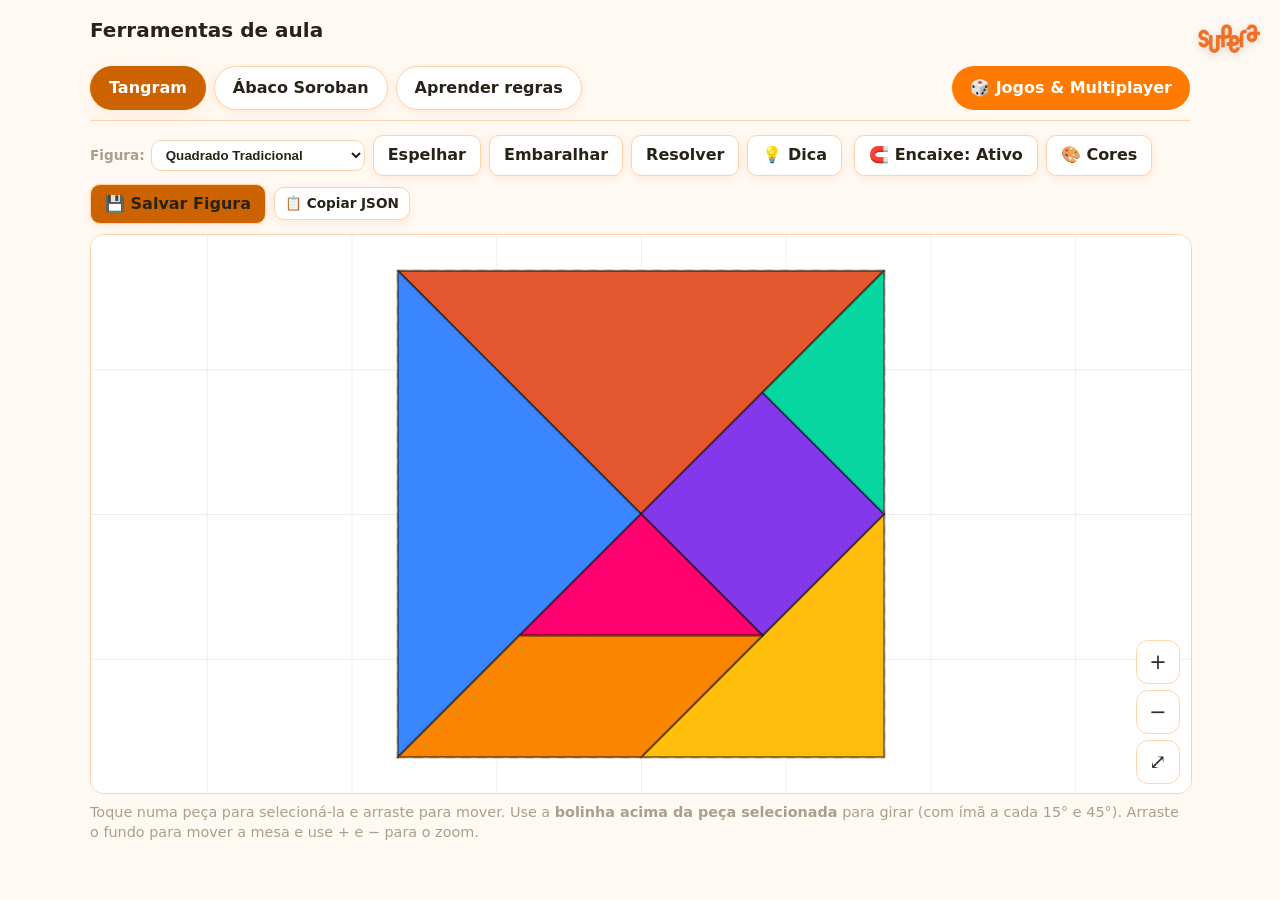
<file: index.html>
<!DOCTYPE html>
<html lang="pt-BR">
<head>
<meta charset="utf-8">
<meta name="viewport" content="width=device-width, initial-scale=1, viewport-fit=cover">
<meta name="description" content="Ferramentas de apoio para aulas online: Tangram interativo e Ábaco Soroban.">
<link rel="icon" href="data:image/svg+xml,%3Csvg xmlns='http://www.w3.org/2000/svg' viewBox='0 0 100 100'%3E%3Ctext y='.9em' font-size='90'%3E%F0%9F%A7%AE%3C/text%3E%3C/svg%3E">
<title>Ferramentas de Aula</title>
<link rel="stylesheet" href="css/style.css">
</head>
<body>
<img src="logo-supera.png" alt="Supera" class="logo-supera">
<main>
<h1>Ferramentas de aula</h1>
<nav>
<button class="on" data-t="tangram">Tangram</button>
<button data-t="soroban">Ábaco Soroban</button>
<button data-t="aprender">Aprender regras</button>
<a href="jogos.html" style="text-decoration:none; display:inline-flex; align-items:center; padding:10px 18px; border-radius:999px; background:var(--acc); color:#fff; font-weight:600; margin-left:auto;">🎲 Jogos & Multiplayer</a>
</nav>

<section id="tangram">
<div class="bar" style="align-items:center;">
  <div style="display:flex; align-items:center; gap:6px;">
    <span style="font-size:0.85rem; font-weight:700; color:var(--mut);">Figura:</span>
    <select id="tg-select-figura" style="padding:6px 10px; border-radius:10px; border:1px solid var(--line); background:var(--card); color:var(--ink); font-weight:600; cursor:pointer;">
      <option value="livre">Mesa Livre (Sem contorno)</option>
      <optgroup label="Padrão">
        <option value="quadrado" selected>Quadrado Tradicional</option>
      </optgroup>
      <optgroup label="Minhas Figuras Salvas" id="tg-optgroup-salvas"></optgroup>
    </select>
  </div>
  <button class="btn" id="tf">Espelhar</button>
  <button class="btn" id="tm">Embaralhar</button>
  <button class="btn" id="tz">Resolver</button>
  <button class="btn" id="tdica">💡 Dica</button>
  <button class="btn" id="tsnap" style="margin-left:4px;">🧲 Encaixe: Ativo</button>
  <button class="btn" id="tresetcolors">🎨 Cores</button>
  <button class="btn" id="tsavefig" style="background:var(--acc-dark);" title="Salvar a montagem da mesa como um novo contorno">💾 Salvar Figura</button>
  <button class="btn" id="tcopyjson" style="padding:6px 10px; font-size:0.85rem;" title="Copiar código JSON da figura atual para compartilhar">📋 Copiar JSON</button>
  <span class="badge" id="ang" style="display:none; margin-left:auto; font-size:0.95rem;">0°</span>
</div>
<div class="wrap">
<div id="tg-palette" class="tg-palette" style="display:none;">
  <span style="font-size:0.75rem; font-weight:700; color:var(--mut); margin-right:2px;">COR:</span>
  <div id="tg-swatches" style="display:flex; gap:6px; align-items:center;"></div>
  <div class="tg-color-input-wrap" title="Cor personalizada">
    <input type="color" id="tg-custom-color" class="tg-color-input">
  </div>
</div>
<svg id="tg"><defs><pattern id="gd" width="100" height="100" patternUnits="userSpaceOnUse"><path d="M100 0H0V100" fill="none" stroke="currentColor" stroke-opacity=".1"/></pattern></defs><rect width="2000" height="1400" fill="var(--card)"/><rect width="2000" height="1400" fill="url(#gd)"/></svg>
<div class="zoom">
<button id="zi" aria-label="Aumentar zoom">+</button>
<button id="zo" aria-label="Diminuir zoom">−</button>
<button id="zf" aria-label="Centralizar">⤢</button>
</div>
</div>
<p class="hint">Toque numa peça para selecioná-la e arraste para mover. Use a <b>bolinha acima da peça selecionada</b> para girar (com ímã a cada 15° e 45°). Arraste o fundo para mover a mesa e use + e − para o zoom.</p>
</section>

<section id="soroban" hidden>
<!-- Seletor de Modo do Ábaco -->
<div class="chips" id="soroban-mode" style="margin-bottom:12px;">
  <button class="on" id="btn-mode-livre">Ábaco Livre</button>
  <button id="btn-mode-resolver">Resolver Conta</button>
</div>

<!-- Modo Ábaco Livre -->
<div id="area-soroban-livre">
  <div class="bar">
    <button class="btn" id="zr">Zerar</button>
    <input type="text" id="num" placeholder="ex.: 1234,56" inputmode="decimal">
    <button class="btn" id="go">Mostrar número</button>
    <div class="tot">Valor: <b id="tot">0</b></div>
  </div>
  <svg id="sb" viewBox="0 0 1000 410"></svg>
  <p class="hint">Clique nas contas para movê-las. Cada conta de baixo vale 1 e a de cima vale 5. A coluna da Unidade é a 6ª da direita; as 5 últimas colunas são as casas decimais.</p>
</div>

<!-- Modo Resolver Conta -->
<div id="area-soroban-resolver" style="display:none;">
  <div class="bar" style="align-items:center;">
    <input type="text" id="solver-input" placeholder="ex.: 125 + 48 − 17, 256 × 14 ou 276 ÷ 12" style="width:260px; font-weight:600;">
    <button class="btn" id="solver-btn">Resolver</button>
    <div style="margin-left:auto; display:flex; gap:6px; flex-wrap:wrap;">
      <button class="btn" style="padding:6px 10px; font-size:0.85rem;" onclick="preencherExemplo('7 + 6')">7 + 6</button>
      <button class="btn" style="padding:6px 10px; font-size:0.85rem;" onclick="preencherExemplo('125 + 48 - 17')">125 + 48 − 17</button>
      <button class="btn" style="padding:6px 10px; font-size:0.85rem;" onclick="preencherExemplo('256 * 14')">256 × 14</button>
      <button class="btn" style="padding:6px 10px; font-size:0.85rem;" onclick="preencherExemplo('276 / 12')">276 ÷ 12</button>
      <button class="btn" style="padding:6px 10px; font-size:0.85rem;" onclick="preencherExemplo('1425 / 19')">1425 ÷ 19</button>
      <button class="btn" style="padding:6px 10px; font-size:0.85rem;" onclick="preencherExemplo('2829 / 123')">2829 ÷ 123</button>
      <button class="btn" style="padding:6px 10px; font-size:0.85rem;" onclick="preencherExemplo('96 / 4')">96 ÷ 4</button>
      <button class="btn" style="padding:6px 10px; font-size:0.85rem;" onclick="preencherExemplo('95 / 4')">95 ÷ 4</button>
    </div>
  </div>

  <!-- Faixa de Tags das Regras -->
  <div id="solver-tags" style="min-height:28px; margin-bottom:8px;"></div>

  <div class="solver-layout">
    <div>
      <svg id="sb-solver" viewBox="0 0 1000 410"></svg>
      <div class="step" id="solver-step-text" style="margin-top:12px;">Digite uma conta ou selecione um exemplo acima para acompanhar a resolução passo a passo.</div>
      <div class="bar" style="margin-top:10px;">
        <button class="btn" id="sol-first">⏮ Início</button>
        <button class="btn" id="sol-prev">◀ Voltar</button>
        <button class="btn" id="sol-play">▶ Tocar</button>
        <button class="btn" id="sol-next">Próximo ▶</button>
        <button class="btn" id="sol-last">Fim ⏭</button>
        <span class="hint" id="sol-step-count" style="margin-left:auto;"></span>
      </div>
    </div>

    <!-- Painel Lateral da Conta -->
    <div class="panel-conta">
      <h3 style="font-size:1.05rem; margin-bottom:8px;">Conta em Andamento</h3>
      <div id="panel-operacao" style="font-size:1.35rem; font-weight:700; color:var(--acc); margin-bottom:8px;">—</div>
      <hr style="border:none; border-top:1px solid var(--line); margin:10px 0;">
      <div>Resultado Parcial: <b id="panel-parcial" style="font-size:1.2rem; color:var(--ink);">—</b></div>
      <div style="margin-top:12px; font-size:0.85rem; color:var(--mut);">
        Operando da esquerda para a direita conforme o método do Supera.
      </div>
    </div>
  </div>
</div>
</section>

<section id="aprender" hidden>
<div class="chips" id="lm" style="margin-bottom:10px;"><button class="on">Aula</button><button>Praticar</button></div>
<div class="drawer-container">
  <button class="drawer-toggle" id="toggle-drawer">📚 Módulo: Base 5 <span>▼</span></button>
  <div class="drawer-content" id="drawer-content" style="display:none;">
    <div class="chips" id="ls" style="margin-bottom:0;"></div>
  </div>
</div>
<div class="rule" id="lr"></div>
<svg id="lb"></svg>
<div class="step" id="lt"></div>
<div class="bar" id="lbar">
<button class="btn" id="lv">◀ Voltar</button>
<button class="btn" id="ln">Próximo ▶</button>
<button class="btn" id="lp">▶ Tocar</button>
<button class="btn" id="lz">↺ Repetir</button>
<span class="hint" id="lc"></span>
</div>
<div id="pn" style="display:none">
<div class="step" id="pp"></div>
<div class="chips" id="po"></div>
<div class="bar">
<button class="btn" id="pc">Conferir</button>
<button class="btn" id="pa">Mostrar resposta</button>
<button class="btn" id="pm">Novo exercício</button>
<span class="hint" id="pg"></span>
</div>
<div class="fb" id="pf"></div>
</div>
</section>
</main>

<script src="js/helpers.js"></script>
<script src="js/tangram-contornos.js"></script>
<script src="js/tangram.js"></script>
<script src="js/soroban.js"></script>
<script src="js/aprender.js"></script>
<script src="js/solver.js"></script>
<script src="js/soroban-solver-ui.js"></script>
</body>
</html>
</file>
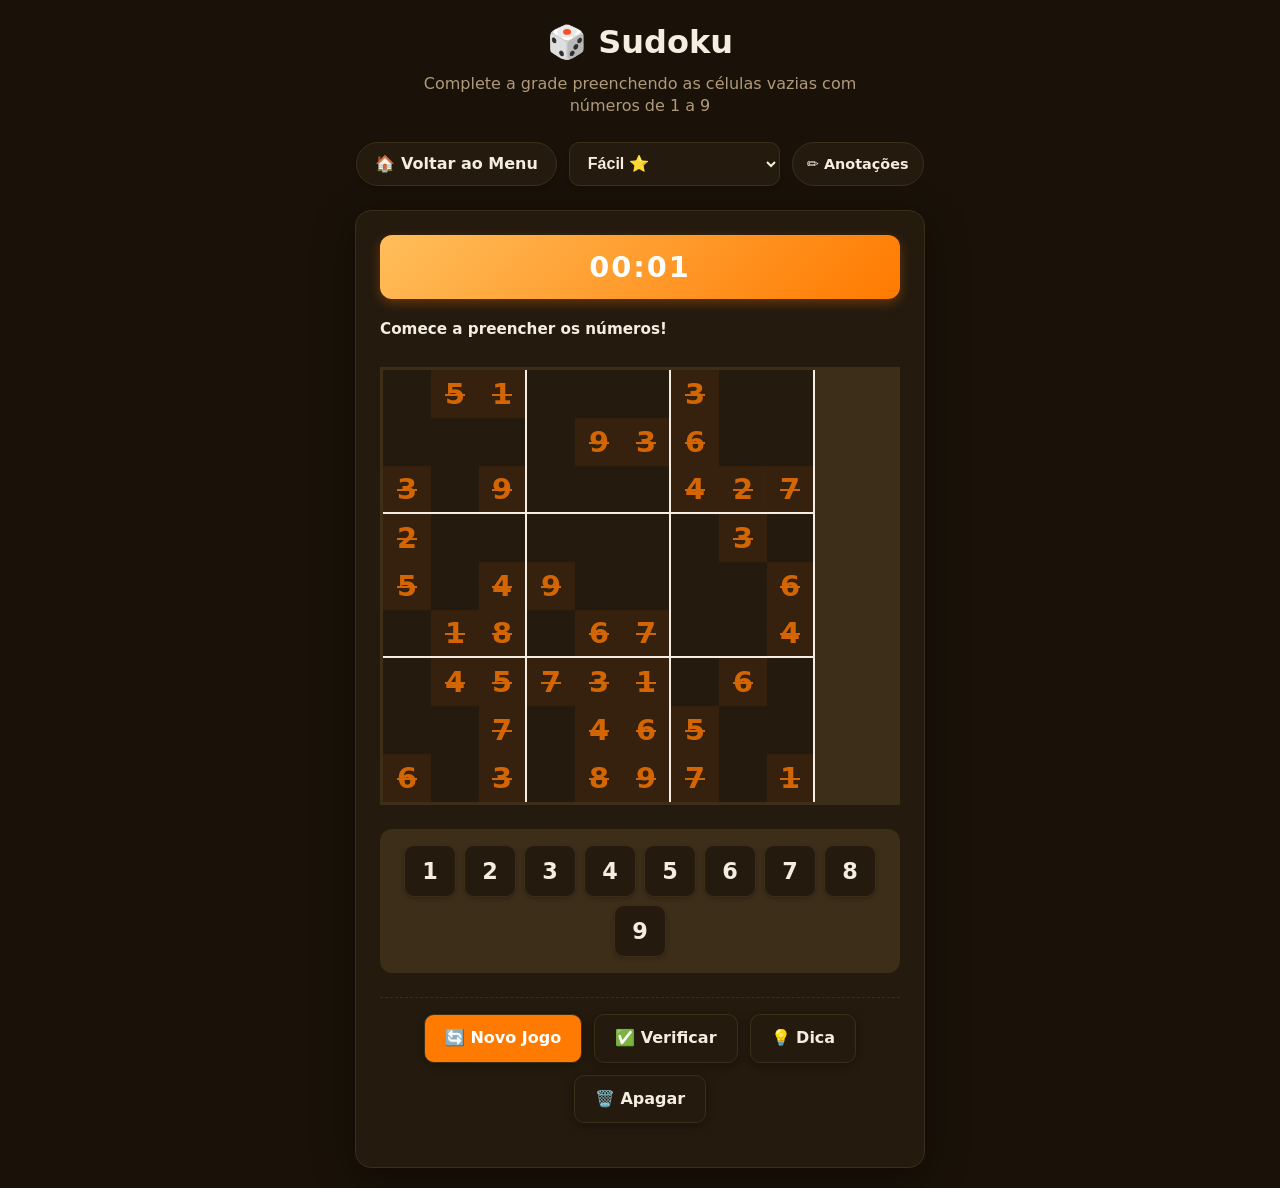
<file: desafios.html>
<!DOCTYPE html>
<html lang="pt-BR">
<head>
<meta charset="utf-8">
<meta name="viewport" content="width=device-width, initial-scale=1, viewport-fit=cover">
<meta name="description" content="Desafios Supera: Sudoku.">
<link rel="icon" href="data:image/svg+xml,%3Csvg xmlns='http://www.w3.org/2000/svg' viewBox='0 0 100 100'%3E%3Ctext y='.9em' font-size='90'%3E%F0%9F%A7%AE%3C/text%3E%3C/svg%3E">
<title>Desafios Supera - Sudoku</title>
<link rel="stylesheet" href="css/style.css">
<style>
:root { --bg: #1a1208; --card: #241a0e; --ink: #f5ede0; --mut: #b09a7a; --line: #3d2e1a; --acc: #ff7a00; --acc-dark: #cc6300; --acc-light: #ffbe5b; --dec: #2a1f0f; }
body { padding: 20px 10px; background: var(--bg); font-family: system-ui, sans-serif; color: var(--ink); text-align: center; }
.header { margin: 0 auto 24px; }
.header h1 { margin-bottom: 8px; color: var(--ink); font-size: 2rem; }
.header p { color: var(--mut); max-width: 500px; margin: 0 auto; }
.nav-top { display:flex; justify-content:center; gap:12px; margin-bottom:24px; flex-wrap:wrap; }
.nav-top a { padding:10px 18px; border-radius:999px; border:1px solid var(--line); background:var(--card); color:var(--ink); text-decoration:none; font-weight:600; box-shadow:0 2px 4px rgba(0,0,0,0.2); }
.nav-top a:hover { border-color:var(--acc); }
#desafio-container { width: 520px; margin: 0 auto; background:var(--card); border:1px solid var(--line); border-radius:16px; padding:24px; box-shadow:0 10px 40px rgba(0,0,0,0.4); }
#sudoku-container { text-align:center; display:block; }
.timer-container { background:linear-gradient(135deg, var(--acc-light) 0%, var(--acc) 100%); color:#fff; padding:12px 24px; border-radius:12px; margin-bottom:20px; box-shadow:0 4px 12px rgba(255,122,0,0.3); }
#tempo { font-size:1.8rem; font-weight:800; letter-spacing:2px; }
.status-bar { display:flex; justify-content:space-between; align-items:center; margin:20px 0 16px; flex-wrap:wrap; gap:12px; }
.status-msg { color:var(--ink); font-weight:600; font-size:0.95rem; min-height:24px; }
.niveis-select { padding:10px 14px; border-radius:10px; border:1px solid var(--line); background:var(--card); color:var(--ink); font-weight:600; font-size:1rem; box-shadow:0 2px 4px rgba(0,0,0,0.2); }
#sudoku-grid { display:grid; grid-template-columns:repeat(9, 48px); grid-template-rows:repeat(9, 48px); background:var(--line); border:3px solid var(--line); margin: 24px auto; position: relative; }
.sudoku-cell { background:var(--card); display:flex; align-items:center; justify-content:center; position:relative; }
.sudoku-cell:nth-child(3n) { border-right: 2px solid var(--ink); }
.sudoku-cell:nth-child(n+19):nth-child(-n+27) { border-bottom: 2px solid var(--ink); }
.sudoku-cell:nth-child(n+46):nth-child(-n+54) { border-bottom: 2px solid var(--ink); }
.sudoku-cell.fixed { background:rgba(61,46,26,0.3); }
.sudoku-cell.fixed .sudoku-input { color:var(--acc-light); font-weight:700; }
.sudoku-input { width:100%; height:100%; text-align:center; font-size:1.8rem; border:none; background:transparent; color:var(--ink); font-weight:600; padding:0; margin:0; outline:none; transition:all .2s; }
.sudoku-input:focus { background:rgba(255,122,0,0.2); }
.sudoku-input.selected { background:rgba(255,122,0,0.2); box-shadow:inset 0 0 0 2px var(--acc); }
.sudoku-input.correct { background:rgba(31,122,62,0.2); color:#1f7a3e; }
.sudoku-input.error { background:rgba(255,0,110,0.2); color:#ff006e; animation:shake 0.3s; }
@keyframes shake { 0%,100%{transform:translateX(0)}25%{transform:translateX(-2px)}75%{transform:translateX(2px)} }
.sudoku-cell .notas { position:absolute; top:2px; left:2px; right:2px; bottom:2px; display:grid; grid-template-columns:repeat(3, 1fr); grid-template-rows:repeat(3, 1fr); pointer-events:none; }
.nota { font-size:0.65rem; color:var(--mut); text-align:center; display:flex; align-items:center; justify-content:center; line-height:1; }
.sudoku-input.resolved { text-decoration:line-through; color:var(--acc); opacity:0.8; background:rgba(255,122,0,0.1); }
.numpad { display:flex; justify-content:center; flex-wrap:wrap; gap:8px; margin:24px auto; padding:16px; background:var(--line); border-radius:12px; }
.numpad button { width:52px; height:52px; border-radius:10px; border:1px solid var(--line); background:var(--card); color:var(--ink); font-size:1.4rem; font-weight:700; cursor:pointer; transition:all .2s; box-shadow:0 2px 4px rgba(0,0,0,0.2); }
.numpad button:hover { transform:translateY(-2px); box-shadow:0 4px 8px rgba(0,0,0,0.3); background:var(--acc); color:#fff; }
.numpad button:active { transform:translateY(0); }
.numpad button.resolved { text-decoration:line-through; opacity:0.5; color: var(--acc); }
.controls { display:flex; justify-content:center; gap:12px; flex-wrap:wrap; margin:20px auto; padding-top:16px; border-top:1px dashed var(--line); }
.controls .btn { padding:12px 20px; font-weight:600; box-shadow:0 2px 8px rgba(0,0,0,0.3); transition:all .2s; }
.controls .btn:hover { transform:translateY(-2px); box-shadow:0 4px 12px rgba(255,122,0,0.4); }
.btn-primary { background:var(--acc); color:#fff; }
.btn-secondary { background:var(--card); color:var(--ink); border:1px solid var(--line); }
.nota-toggle { display:flex; align-items:center; gap:8px; padding:8px 14px; border-radius:999px; border:1px solid var(--line); background:var(--card); cursor:pointer; font-weight:600; font-size:0.9rem; color:var(--ink); transition:all .2s; }
.nota-toggle.active { background:var(--acc); color:#fff; border-color:var(--acc); box-shadow:0 4px 12px rgba(255,122,0,0.3); }
.nota-toggle.active .nota-text { text-decoration:line-through; opacity:0.6; }
</style>
</head>
<body>
<div class="header">
  <h1>🎲 Sudoku</h1>
  <p>Complete a grade preenchendo as células vazias com números de 1 a 9</p>
</div>

<div class="nav-top">
  <a href="index.html" style="padding:10px 18px; border-radius:999px; border:1px solid var(--line); background:var(--card); color:var(--ink); text-decoration:none; font-weight:600; box-shadow:0 2px 4px rgba(0,0,0,0.2);">🏠 Voltar ao Menu</a>
  <select id="niveis" class="niveis-select">
    <option value="facil">Fácil ⭐</option>
    <option value="intermediario">Intermediário ⭐⭐</option>
    <option value="dificil">Difícil ⭐⭐⭐</option>
    <option value="avancado">Avançado ⭐⭐⭐⭐</option>
    <option value="expert">Expert ⭐⭐⭐⭐⭐</option>
  </select>
  <label class="nota-toggle" id="btn-notas">
    <span class="nota-text">✏️ Anotações</span>
  </label>
</div>

<div id="desafio-container">
  <div id="sudoku-container">
    <div class="timer-container">
      <span id="tempo">00:00</span>
    </div>
    <div class="status-bar">
      <span id="status-msg" class="status-msg">Selecione um nível e clique em Novo Jogo</span>
    </div>
    <div id="sudoku-grid" class="sudoku-grid"></div>
    <div class="numpad" id="numpad">
      <button data-num="1">1</button>
      <button data-num="2">2</button>
      <button data-num="3">3</button>
      <button data-num="4">4</button>
      <button data-num="5">5</button>
      <button data-num="6">6</button>
      <button data-num="7">7</button>
      <button data-num="8">8</button>
      <button data-num="9">9</button>
    </div>
    <div class="controls">
      <button class="btn btn-primary" id="btn-novo">🔄 Novo Jogo</button>
      <button class="btn btn-secondary" id="btn-verificar">✅ Verificar</button>
      <button class="btn btn-secondary" id="btn-dica">💡 Dica</button>
      <button class="btn btn-secondary btn-small" id="btn-apagar">🗑️ Apagar</button>
    </div>
  </div>
</div>

<script src="js/helpers.js"></script>
<script src="js/sudoku.js"></script>
<script>
(function() {
  const GRID_SIZE = 9;
  let gridData = [];
  let solutionData = [];
  let selectedCell = null;
  let timerInterval = null;
  let seconds = 0;
  let currentLevel = 'facil';
  let notasAtivas = false;

  const gridEl = document.getElementById('sudoku-grid');
  const tempoEl = document.getElementById('tempo');
  const statusMsg = document.getElementById('status-msg');
  const btnNotas = document.getElementById('btn-notas');

  function formatTime(sec) {
    const m = Math.floor(sec / 60).toString().padStart(2, '0');
    const s = (sec % 60).toString().padStart(2, '0');
    return m + ':' + s;
  }

  function startTimer() {
    if (timerInterval) clearInterval(timerInterval);
    seconds = 0;
    tempoEl.textContent = '00:00';
    timerInterval = setInterval(() => {
      seconds++;
      tempoEl.textContent = formatTime(seconds);
    }, 1000);
  }

  function stopTimer() {
    if (timerInterval) clearInterval(timerInterval);
  }

  function criarCell(r, c) {
    const cell = document.createElement('div');
    cell.className = 'sudoku-cell';
    if ((c + 1) % 3 === 0 && c < 8) cell.classList.add('thick-right');
    if ((r + 1) % 3 === 0 && r < 8) cell.classList.add('thick-bottom');

    const notasDiv = document.createElement('div');
    notasDiv.className = 'notas';
    for (let i = 1; i <= 9; i++) {
      const n = document.createElement('span');
      n.className = 'nota';
      n.textContent = '';
      notasDiv.appendChild(n);
    }

    const input = document.createElement('input');
    input.className = 'sudoku-input';
    input.dataset.row = r;
    input.dataset.col = c;

    input.addEventListener('focus', () => {
      if (selectedCell) selectedCell.input.classList.remove('selected');
      selectedCell = { input, r, c, cell };
      input.classList.add('selected');
    });

    cell.appendChild(notasDiv);
    cell.appendChild(input);
    return cell;
  }

  function createGrid() {
    gridEl.innerHTML = '';
    gridData = [];

    for (let r = 0; r < GRID_SIZE; r++) {
      const row = [];
      for (let c = 0; c < GRID_SIZE; c++) {
        const cell = criarCell(r, c);
        gridEl.appendChild(cell);
        row.push({ cell, input: cell.querySelector('input'), fixed: false, notas: [] });
      }
      gridData.push(row);
    }
  }

  function atualizarNotas(r, c, num) {
    const cell = gridData[r][c];
    if (!cell) return;
    const notasDiv = cell.cell.querySelector('.notas');
    const notaEls = notasDiv.querySelectorAll('.nota');
    const idx = parseInt(num) - 1;
    if (notasAtivas) {
      if (cell.notas.includes(num)) {
        cell.notas = cell.notas.filter(n => n !== num);
        notaEls[idx].textContent = '';
      } else {
        cell.notas.push(num);
        notaEls[idx].textContent = num;
      }
    } else {
      notaEls[idx].textContent = '';
    }
  }

  function novoJogo(nivel) {
    stopTimer();
    currentLevel = nivel;
    notasAtivas = false;
    btnNotas.classList.remove('active');

    const puzzle = SudokuGenerator.generateSudoku(nivel);
    gridData = [];
    solutionData = puzzle.solution;

    const niveis = { facil: 'Fácil ⭐', intermediario: 'Intermediário ⭐⭐', dificil: 'Difícil ⭐⭐⭐', avancado: 'Avançado ⭐⭐⭐⭐', expert: 'Expert ⭐⭐⭐⭐⭐' };
    statusMsg.textContent = 'Nível: ' + niveis[nivel];

    createGrid();
    startTimer();

    for (let r = 0; r < GRID_SIZE; r++) {
      for (let c = 0; c < GRID_SIZE; c++) {
        const val = puzzle.grid[r][c];
        if (val !== 0) {
          gridData[r][c].input.value = val;
          gridData[r][c].input.classList.add('fixed');
          gridData[r][c].input.classList.add('resolved');
          gridData[r][c].fixed = true;
        }
      }
    }

    statusMsg.textContent = 'Comece a preencher os números!';
  }

  function verificar() {
    let empty = 0;
    let errors = 0;
    let correct = 0;

    for (let r = 0; r < GRID_SIZE; r++) {
      for (let c = 0; c < GRID_SIZE; c++) {
        const cell = gridData[r][c];
        const val = parseInt(cell.input.value);
        if (!val) {
          empty++;
          cell.input.classList.remove('correct', 'error', 'resolved');
        } else if (val === solutionData[r][c]) {
          correct++;
          cell.input.classList.add('correct', 'resolved');
          cell.input.classList.remove('error');
        } else {
          errors++;
          cell.input.classList.add('error');
          cell.input.classList.remove('correct', 'resolved');
        }
      }
    }

    if (empty === 0 && errors === 0) {
      stopTimer();
      statusMsg.innerHTML = '<span style="color:#1f7a3e">🎉 Parabéns! Sudoku completo em ' + formatTime(seconds) + '!</span>';
    } else if (errors > 0) {
      statusMsg.textContent = errors + ' erro(s) encontrado(s). Continue tentando!';
    } else {
      statusMsg.textContent = correct + ' acertos. ' + empty + ' células vazias.';
    }
  }

  function dica() {
    for (let r = 0; r < GRID_SIZE; r++) {
      for (let c = 0; c < GRID_SIZE; c++) {
        if (!gridData[r][c].fixed && !gridData[r][c].input.value) {
          gridData[r][c].input.value = solutionData[r][c];
          gridData[r][c].input.classList.add('correct', 'resolved');
          gridData[r][c].input.classList.remove('error');
          statusMsg.textContent = 'Dica: célula [' + (r+1) + ',' + (c+1) + '] = ' + solutionData[r][c];
          return;
        }
      }
    }
    statusMsg.textContent = 'Jogo completo!';
  }

  function apagar() {
    if (selectedCell && !selectedCell.fixed) {
      selectedCell.input.value = '';
      selectedCell.input.classList.remove('correct', 'error', 'resolved');
      selectedCell.notas = [];
      const notasDiv = selectedCell.cell.querySelector('.notas');
      notasDiv.querySelectorAll('.nota').forEach(n => n.textContent = '');
    }
  }

  const numpad = document.getElementById('numpad');
  let numerosUsados = [];

  numpad.addEventListener('click', (e) => {
    if (e.target.tagName !== 'BUTTON') return;
    const num = e.target.dataset.num;

    if (notasAtivas && selectedCell && !selectedCell.fixed) {
      atualizarNotas(selectedCell.r, selectedCell.c, num);
      return;
    }

    if (!selectedCell || selectedCell.fixed) {
      statusMsg.textContent = 'Selecione uma célula vazia primeiro.';
      return;
    }

    selectedCell.input.value = num;
    selectedCell.input.classList.remove('correct', 'error', 'resolved');

    if (!numerosUsados.includes(num)) {
      numerosUsados.push(num);
      atualizarNumpad();
    }
  });

  function atualizarNumpad() {
    numpad.querySelectorAll('button').forEach(btn => {
      if (numerosUsados.includes(btn.dataset.num)) {
        btn.classList.add('resolved');
      } else {
        btn.classList.remove('resolved');
      }
    });
  }

  btnNotas.addEventListener('click', () => {
    notasAtivas = !notasAtivas;
    if (notasAtivas) {
      btnNotas.classList.add('active');
      statusMsg.textContent = 'Modo Anotações ativo! Clique na grade para anotar números.';
    } else {
      btnNotas.classList.remove('active');
      statusMsg.textContent = 'Modo Anotações desativado.';
      numpad.querySelectorAll('button').forEach(btn => btn.classList.remove('resolved'));
      numerosUsados = [];
      gridData.forEach(row => row.forEach(cell => {
        const notasDiv = cell.cell.querySelector('.notas');
        notasDiv.querySelectorAll('.nota').forEach(n => n.textContent = '');
      }));
    }
  });

  document.getElementById('niveis').addEventListener('change', (e) => {
    numerosUsados = [];
    atualizarNumpad();
    novoJogo(e.target.value);
  });

  document.getElementById('btn-novo').addEventListener('click', () => {
    numerosUsados = [];
    atualizarNumpad();
    novoJogo(currentLevel);
  });

  document.getElementById('btn-verificar').addEventListener('click', verificar);
  document.getElementById('btn-dica').addEventListener('click', dica);
  document.getElementById('btn-apagar').addEventListener('click', apagar);

  document.getElementById('sudoku-grid').addEventListener('keydown', (e) => {
    if (e.target.classList.contains('sudoku-input') && e.target.dataset.row !== undefined) {
      const r = parseInt(e.target.dataset.row);
      const c = parseInt(e.target.dataset.col);
      if (gridData[r][c].fixed) {
        e.preventDefault();
        return;
      }
      if (e.key >= '1' && e.key <= '9') {
        e.target.value = e.key;
        e.target.classList.remove('correct', 'error', 'resolved');
        if (!numerosUsados.includes(e.key)) {
          numerosUsados.push(e.key);
          atualizarNumpad();
        }
      } else if (e.key === 'Backspace' || e.key === 'Delete') {
        e.target.value = '';
        e.target.classList.remove('correct', 'error', 'resolved');
        if (numerosUsados.includes(e.target.dataset.lastNum)) {
          numerosUsados = numerosUsados.filter(n => n !== e.target.dataset.lastNum);
          atualizarNumpad();
        }
      }
      e.target.dataset.lastNum = e.target.value;
    }
  });

  novoJogo('facil');
})();
</script>
</body>
</html>
</file>
<file: css/style.css>
/* Ferramentas Supera - Estilos Principais */

.logo-supera {
  position: fixed;
  top: 16px;
  right: 20px;
  height: 44px;
  width: auto;
  z-index: 1000;
  pointer-events: none;
  filter: drop-shadow(0 2px 4px rgba(0,0,0,0.15));
}
@media (max-width: 600px) {
  .logo-supera { height: 32px; top: 12px; right: 12px; }
}

:root {
  --bg: #fff9f4;
  --card: #fff;
  --ink: #282319;
  --mut: #a6a189;
  --line: #ffd2a9;
  --acc: #ff7a00;       /* SUPERA laranja principal */
  --acc-dark: #cc6300;
  --acc-light: #ffbe5b; /* SUPERA laranja claro */
  --dec: #fff4e3;
  --frame: #ffbe5b;
  --rod: #ffd2a9;
  --wood: #ffeace;
  --wood2: #eb9e33;
  --heav: #ff7a00;
  --heav2: #cc6300;
  box-sizing: border-box;
  padding-top: env(safe-area-inset-top, 0px);
  padding-bottom: env(safe-area-inset-bottom, 0px);
}

nav button,
.btn {
  background: var(--acc);
  color: #fff;
  border: none;
  border-radius: 999px;
  box-shadow: 0 2px 8px #ff7a0022;
  transition: background 0.2s, box-shadow 0.2s;
  font-weight: 600;
}
nav button.on,
.btn:active,
.btn:focus {
  background: var(--acc-dark);
  box-shadow: 0 4px 20px #ffbe5b33;
}
nav button:hover,
.btn:hover {
  background: var(--acc-light);
  color: var(--ink);
}

@media (prefers-color-scheme:dark){:root:not([data-theme="light"]){--bg:#1a1208;--card:#241a0e;--ink:#f5ede0;--mut:#b09a7a;--line:#3d2e1a;--acc:#ff7a00;--acc-dark:#cc6300;--acc-light:#ffbe5b;--dec:#2a1f0f;--frame:#ffbe5b;--rod:#7a5a30}}
:root[data-theme="dark"]{--bg:#1a1208;--card:#241a0e;--ink:#f5ede0;--mut:#b09a7a;--line:#3d2e1a;--acc:#ff7a00;--acc-dark:#cc6300;--acc-light:#ffbe5b;--dec:#2a1f0f;--frame:#ffbe5b;--rod:#7a5a30}
html{scroll-padding-top:env(safe-area-inset-top,0px)}
body{margin:0;background:var(--bg);color:var(--ink);font:16px/1.4 system-ui,-apple-system,"Segoe UI",Roboto,sans-serif}
main{max-width:1100px;margin:0 auto;padding:16px}
h1{font-size:1.25rem;margin:0 0 12px}
nav{display:flex;gap:8px;margin-bottom:14px;position:sticky;top:0;background:var(--bg);padding:10px 0;z-index:999;border-bottom:1px solid var(--line);flex-wrap:wrap}
button,input{font:inherit}
button{touch-action:manipulation;user-select:none;-webkit-user-select:none}
nav button{padding:10px 18px;border-radius:999px;border:1px solid var(--line);background:var(--card);color:var(--ink);cursor:pointer;font-weight:600}
nav button.on,
.chips button.on,
.btn.on,
.btn:active,
.btn:focus {
  background: var(--acc-dark) !important;
  border-color: var(--acc-dark) !important;
  color: #fff !important;
  box-shadow: 0 4px 20px #ffbe5b33;
}

.bar{display:flex;flex-wrap:wrap;gap:8px;align-items:center;margin-bottom:10px}
.btn{padding:8px 14px;border-radius:10px;border:1px solid var(--line);background:var(--card);color:var(--ink);cursor:pointer}
.btn:hover{border-color:var(--acc)}
.hint{color:var(--mut);font-size:.9rem;margin:8px 0 0}
svg{display:block;width:100%}
.wrap{position:relative}
#tg{height:clamp(340px,62vh,720px);color:var(--ink);background:var(--dec);border:1px solid var(--line);border-radius:14px;touch-action:none;user-select:none;-webkit-user-select:none}
.zoom{position:absolute;right:10px;bottom:10px;display:flex;flex-direction:column;gap:6px}
.zoom button{width:44px;height:44px;border-radius:12px;border:1px solid var(--line);background:var(--card);color:var(--ink);font-size:1.3rem;cursor:pointer;opacity:.94}
.pc{cursor:grab;stroke:rgba(0,0,0,.45);stroke-width:1.5;stroke-linejoin:round;transition:filter .15s ease}
.pc.sel{stroke:var(--ink);stroke-width:4;filter:drop-shadow(0 4px 8px rgba(0,0,0,0.2))}

/* Alça de Giro (Bolinha) no Tangram */
.tg-rot-stem{stroke:var(--acc);stroke-width:2.5;stroke-dasharray:4 3;pointer-events:none}
.tg-rot-hit{cursor:grab;fill:transparent;touch-action:none}
.tg-rot-hit:active{cursor:grabbing}
.tg-rot-knob{fill:var(--acc);stroke:#ffffff;stroke-width:3;pointer-events:none;filter:drop-shadow(0 2px 5px rgba(0,0,0,0.35))}
.tg-rot-icon{fill:#ffffff;font-size:13px;font-weight:700;text-anchor:middle;pointer-events:none;user-select:none}
.tg-snap-indicator{fill:#ff7a00;stroke:#ffffff;stroke-width:2.5;pointer-events:none;filter:drop-shadow(0 0 6px #ff7a00);transition:opacity 0.2s}

/* Silhueta / Contorno Guia do Tangram */
.tg-silhouette{fill:rgba(0,0,0,0.06);stroke:var(--line);stroke-width:2;stroke-dasharray:6 5;pointer-events:none;transition:fill .3s, stroke .3s}
.tg-silhouette.complete{fill:rgba(31,122,62,0.18);stroke:#1f7a3e;stroke-width:3;stroke-dasharray:none}

/* Mensagem de Conclusão da Figura */
.tg-win-toast{position:absolute;bottom:16px;left:50%;transform:translateX(-50%);background:#1f7a3e;color:#ffffff;padding:10px 20px;border-radius:999px;font-weight:700;font-size:1rem;box-shadow:0 6px 18px rgba(0,0,0,0.25);z-index:20;display:flex;align-items:center;gap:8px;animation:tgFadeUp .3s ease-out;pointer-events:none}
@keyframes tgFadeUp{from{opacity:0;transform:translate(-50%,15px)}to{opacity:1;transform:translate(-50%,0)}}

/* Paleta Flutuante de Cores por Peça */
.tg-palette{position:absolute;top:12px;left:12px;background:var(--card);border:1px solid var(--line);border-radius:999px;padding:6px 12px;display:flex;align-items:center;gap:6px;box-shadow:0 4px 14px rgba(0,0,0,0.15);z-index:10;max-width:calc(100% - 70px);overflow-x:auto;-webkit-overflow-scrolling:touch}
.tg-color-btn{width:24px;height:24px;border-radius:50%;border:2px solid #ffffff;box-shadow:0 0 0 1px rgba(0,0,0,0.25);cursor:pointer;padding:0;flex-shrink:0;transition:transform .15s}
.tg-color-btn:hover{transform:scale(1.2)}
.tg-color-btn.active{box-shadow:0 0 0 2.5px var(--acc);transform:scale(1.15)}
.tg-color-input-wrap{position:relative;width:24px;height:24px;border-radius:50%;overflow:hidden;border:2px solid #ffffff;box-shadow:0 0 0 1px rgba(0,0,0,0.25);flex-shrink:0;cursor:pointer;background:conic-gradient(red,yellow,lime,aqua,blue,magenta,red)}
.tg-color-input{position:absolute;top:-10px;left:-10px;width:50px;height:50px;opacity:0;cursor:pointer}
input[type=text]{padding:8px 10px;border-radius:10px;border:1px solid var(--line);background:var(--card);color:var(--ink);width:150px}
.tot{margin-left:auto;font-size:1.1rem}
.tot b{font-size:1.6rem;color:var(--acc)}
#sb, #sb-solver{background:var(--card);border:1px solid var(--line);border-radius:14px;height:auto}
.fr{fill:var(--card);stroke:var(--frame);stroke-width:8}
.dc{fill:var(--dec)}
.rod{stroke:var(--rod);stroke-width:4}
.br{fill:var(--frame)}
.bead{cursor:pointer;transition:transform .45s cubic-bezier(0.25, 1, 0.5, 1)}
.bead path{fill:var(--wood);stroke:var(--wood2);stroke-width:2;stroke-linejoin:round}
.bead.h path{fill:var(--heav);stroke:var(--heav2)}
.dg{font:700 28px system-ui,sans-serif;fill:#ff7a00 !important}
.dg.z{fill:var(--mut) !important;opacity:.5}
.md{font:700 20px system-ui,sans-serif;fill:#ff7a00 !important}
.vl{font:13px system-ui,sans-serif;fill:var(--ink)}
.lb{font:10px system-ui,sans-serif;fill:var(--mut)}
nav{flex-wrap:wrap}
.chips{display:flex;flex-wrap:wrap;gap:6px;margin-bottom:12px}
.chips button{padding:8px 12px;border-radius:999px;border:1px solid var(--line);background:var(--card);color:var(--ink);font-size:.85rem;cursor:pointer}
.chips button.on{background:var(--acc);border-color:var(--acc);color:#fff}
.rule{background:var(--card);border:1px solid var(--line);border-radius:14px;padding:12px 14px;margin-bottom:12px;font-size:.95rem}
#lb{background:var(--card);border:1px solid var(--line);border-radius:14px;height:auto;margin:0 auto}
.step{margin:12px 0;padding:12px 14px;border-left:4px solid var(--acc);background:var(--card);border-radius:8px;min-height:3.2em}
.hl{fill:var(--acc);fill-opacity:.16;opacity:0;transition:opacity .25s}
.ml{font:10px system-ui,sans-serif;fill:var(--mut)}
#fg{transition:transform .35s ease,opacity .25s}
.fb{display:none;margin-top:10px;padding:10px 14px;border-radius:10px}
.fb.ok{display:block;background:#1f7a3e22;border:1px solid #1f7a3e}
.fb.no{display:block;background:#c0392b22;border:1px solid #c0392b}
.drawer-container { margin-bottom: 14px; }
.drawer-toggle {
  width: 100%;
  text-align: left;
  background: var(--card);
  border: 1px solid var(--line);
  padding: 12px 16px;
  font-weight: 600;
  border-radius: 12px;
  display: flex;
  justify-content: space-between;
  align-items: center;
  cursor: pointer;
  color: var(--ink);
}
.drawer-toggle:hover { border-color: var(--acc); }
.drawer-content {
  margin-top: 8px;
  padding: 12px;
  background: var(--card);
  border: 1px solid var(--line);
  border-radius: 12px;
  box-shadow: 0 4px 12px rgba(0,0,0,0.05);
}

/* Resolver Conta */
.solver-layout {
  display: grid;
  grid-template-columns: 1fr 280px;
  gap: 16px;
  margin-top: 14px;
}
@media (max-width: 850px) {
  .solver-layout { grid-template-columns: 1fr; }
}
.panel-conta {
  background: var(--card);
  border: 1px solid var(--line);
  border-radius: 14px;
  padding: 14px;
  box-shadow: 0 2px 8px rgba(0,0,0,0.04);
}
.tag-badge {
  display: inline-block;
  padding: 4px 10px;
  border-radius: 999px;
  background: var(--dec);
  color: var(--acc-dark);
  border: 1px solid var(--line);
  font-size: 0.82rem;
  font-weight: 600;
  margin-right: 4px;
  margin-bottom: 4px;
}
.tag-badge.active {
  background: var(--acc);
  color: #fff;
  border-color: var(--acc);
}

/* Termos da conta visual no painel */
.termo-conta {
  display: inline-block;
  transition: all 0.25s ease;
  padding: 2px 4px;
  border-radius: 4px;
}
.termo-conta.done {
  text-decoration: line-through;
  opacity: 0.35;
  color: var(--mut) !important;
}
.termo-conta.current {
  background: var(--dec);
  border: 1px solid var(--acc);
  color: var(--acc-dark);
  border-radius: 6px;
}
</file>
